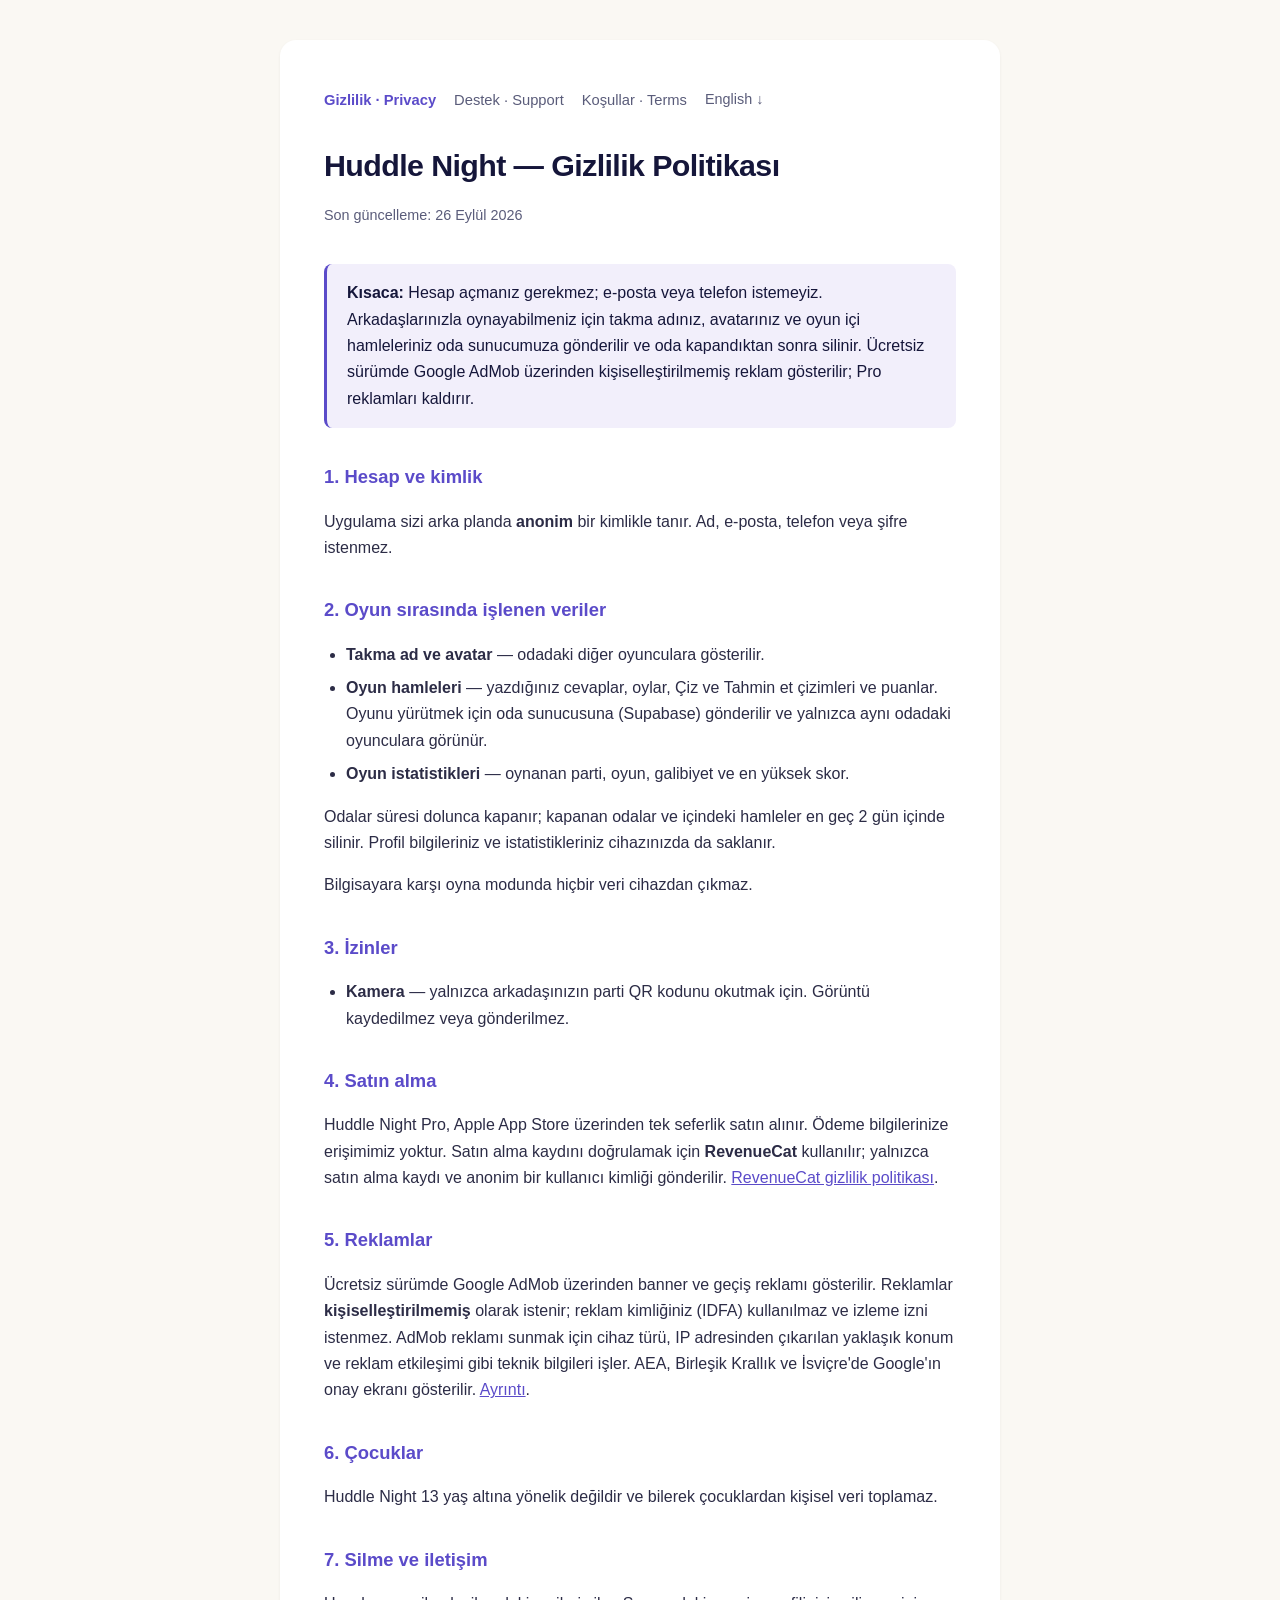
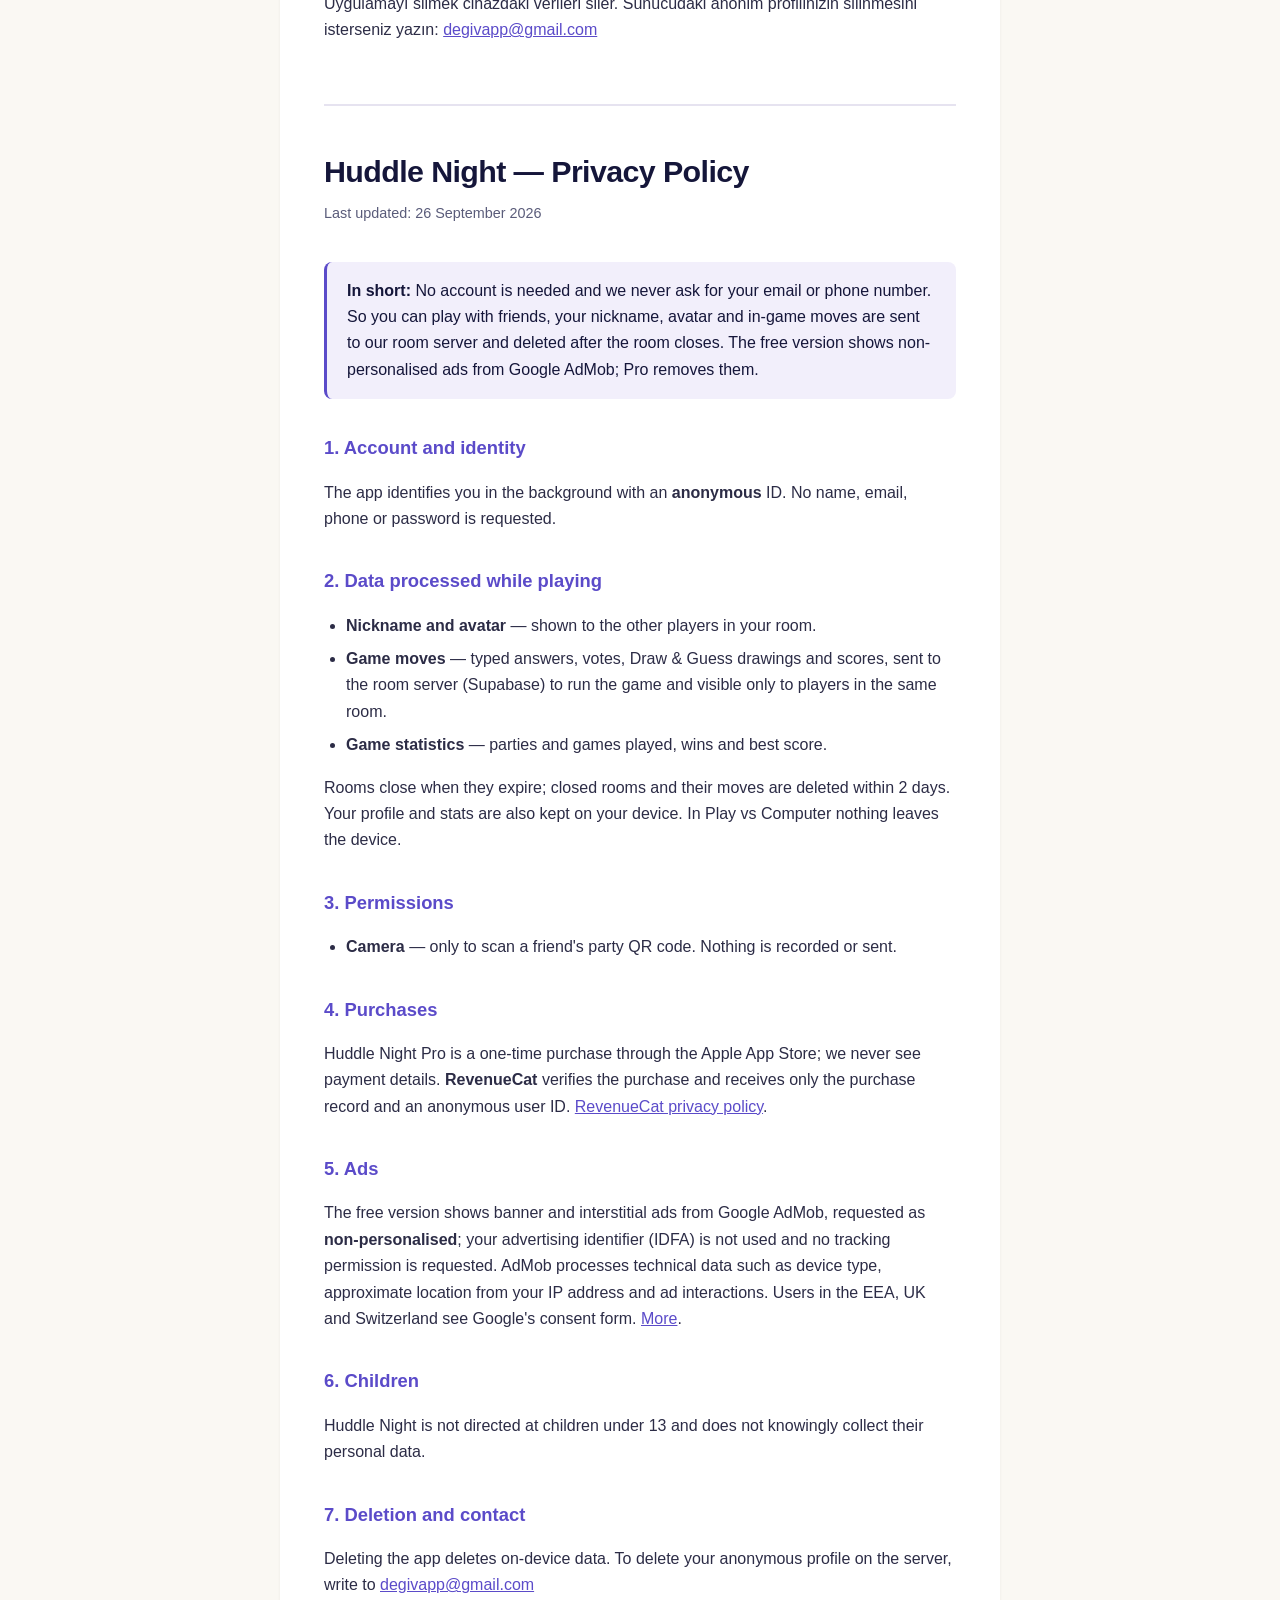
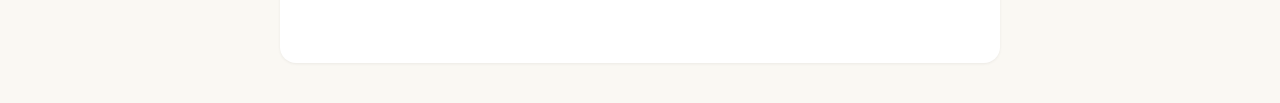
<file: index.html>
<!DOCTYPE html>
<html lang="tr">
<head>
<meta charset="UTF-8">
<meta name="viewport" content="width=device-width, initial-scale=1">
<title>Huddle Night — Gizlilik Politikası / Privacy Policy</title>
<link rel="stylesheet" href="style.css">
</head>
<body>
<div class="wrap">
  <nav>
    <a class="on" href="./">Gizlilik · Privacy</a>
    <a href="support.html">Destek · Support</a>
    <a href="terms.html">Koşullar · Terms</a>
    <a class="lang" href="#en">English ↓</a>
  </nav>
  <div class="brand"><h1>Huddle Night — Gizlilik Politikası</h1></div>
  <div class="date">Son güncelleme: 26 Eylül 2026</div>
  <div class="box"><strong>Kısaca:</strong> Hesap açmanız gerekmez; e-posta veya telefon istemeyiz. Arkadaşlarınızla
    oynayabilmeniz için takma adınız, avatarınız ve oyun içi hamleleriniz oda sunucumuza gönderilir ve oda kapandıktan
    sonra silinir. Ücretsiz sürümde Google AdMob üzerinden kişiselleştirilmemiş reklam gösterilir; Pro reklamları kaldırır.</div>

  <h2>1. Hesap ve kimlik</h2>
  <p>Uygulama sizi arka planda <strong>anonim</strong> bir kimlikle tanır. Ad, e-posta, telefon veya şifre istenmez.</p>

  <h2>2. Oyun sırasında işlenen veriler</h2>
  <ul>
    <li><strong>Takma ad ve avatar</strong> — odadaki diğer oyunculara gösterilir.</li>
    <li><strong>Oyun hamleleri</strong> — yazdığınız cevaplar, oylar, Çiz ve Tahmin et çizimleri ve puanlar. Oyunu
        yürütmek için oda sunucusuna (Supabase) gönderilir ve yalnızca aynı odadaki oyunculara görünür.</li>
    <li><strong>Oyun istatistikleri</strong> — oynanan parti, oyun, galibiyet ve en yüksek skor.</li>
  </ul>
  <p>Odalar süresi dolunca kapanır; kapanan odalar ve içindeki hamleler en geç 2 gün içinde silinir.
     Profil bilgileriniz ve istatistikleriniz cihazınızda da saklanır.</p>
  <p>Bilgisayara karşı oyna modunda hiçbir veri cihazdan çıkmaz.</p>

  <h2>3. İzinler</h2>
  <ul><li><strong>Kamera</strong> — yalnızca arkadaşınızın parti QR kodunu okutmak için. Görüntü kaydedilmez veya gönderilmez.</li></ul>

  <h2>4. Satın alma</h2>
  <p>Huddle Night Pro, Apple App Store üzerinden tek seferlik satın alınır. Ödeme bilgilerinize erişimimiz yoktur.
     Satın alma kaydını doğrulamak için <strong>RevenueCat</strong> kullanılır; yalnızca satın alma kaydı ve anonim bir
     kullanıcı kimliği gönderilir. <a href="https://www.revenuecat.com/privacy/">RevenueCat gizlilik politikası</a>.</p>

  <h2>5. Reklamlar</h2>
  <p>Ücretsiz sürümde Google AdMob üzerinden banner ve geçiş reklamı gösterilir. Reklamlar
     <strong>kişiselleştirilmemiş</strong> olarak istenir; reklam kimliğiniz (IDFA) kullanılmaz ve izleme izni istenmez.
     AdMob reklamı sunmak için cihaz türü, IP adresinden çıkarılan yaklaşık konum ve reklam etkileşimi gibi teknik
     bilgileri işler. AEA, Birleşik Krallık ve İsviçre'de Google'ın onay ekranı gösterilir.
     <a href="https://policies.google.com/technologies/partner-sites">Ayrıntı</a>.</p>

  <h2>6. Çocuklar</h2>
  <p>Huddle Night 13 yaş altına yönelik değildir ve bilerek çocuklardan kişisel veri toplamaz.</p>

  <h2>7. Silme ve iletişim</h2>
  <p>Uygulamayı silmek cihazdaki verileri siler. Sunucudaki anonim profilinizin silinmesini isterseniz yazın:
     <a href="mailto:degivapp@gmail.com">degivapp@gmail.com</a></p>

  <div class="en" id="en">
    <h1>Huddle Night — Privacy Policy</h1>
    <div class="date">Last updated: 26 September 2026</div>
    <div class="box"><strong>In short:</strong> No account is needed and we never ask for your email or phone number. So
      you can play with friends, your nickname, avatar and in-game moves are sent to our room server and deleted after
      the room closes. The free version shows non-personalised ads from Google AdMob; Pro removes them.</div>
    <h2>1. Account and identity</h2>
    <p>The app identifies you in the background with an <strong>anonymous</strong> ID. No name, email, phone or password is requested.</p>
    <h2>2. Data processed while playing</h2>
    <ul>
      <li><strong>Nickname and avatar</strong> — shown to the other players in your room.</li>
      <li><strong>Game moves</strong> — typed answers, votes, Draw &amp; Guess drawings and scores, sent to the room server (Supabase) to run the game and visible only to players in the same room.</li>
      <li><strong>Game statistics</strong> — parties and games played, wins and best score.</li>
    </ul>
    <p>Rooms close when they expire; closed rooms and their moves are deleted within 2 days. Your profile and stats are also kept on your device. In Play vs Computer nothing leaves the device.</p>
    <h2>3. Permissions</h2>
    <ul><li><strong>Camera</strong> — only to scan a friend's party QR code. Nothing is recorded or sent.</li></ul>
    <h2>4. Purchases</h2>
    <p>Huddle Night Pro is a one-time purchase through the Apple App Store; we never see payment details. <strong>RevenueCat</strong> verifies the purchase and receives only the purchase record and an anonymous user ID. <a href="https://www.revenuecat.com/privacy/">RevenueCat privacy policy</a>.</p>
    <h2>5. Ads</h2>
    <p>The free version shows banner and interstitial ads from Google AdMob, requested as <strong>non-personalised</strong>; your advertising identifier (IDFA) is not used and no tracking permission is requested. AdMob processes technical data such as device type, approximate location from your IP address and ad interactions. Users in the EEA, UK and Switzerland see Google's consent form. <a href="https://policies.google.com/technologies/partner-sites">More</a>.</p>
    <h2>6. Children</h2>
    <p>Huddle Night is not directed at children under 13 and does not knowingly collect their personal data.</p>
    <h2>7. Deletion and contact</h2>
    <p>Deleting the app deletes on-device data. To delete your anonymous profile on the server, write to <a href="mailto:degivapp@gmail.com">degivapp@gmail.com</a></p>
  </div>
</div>
</body>
</html>
</file>
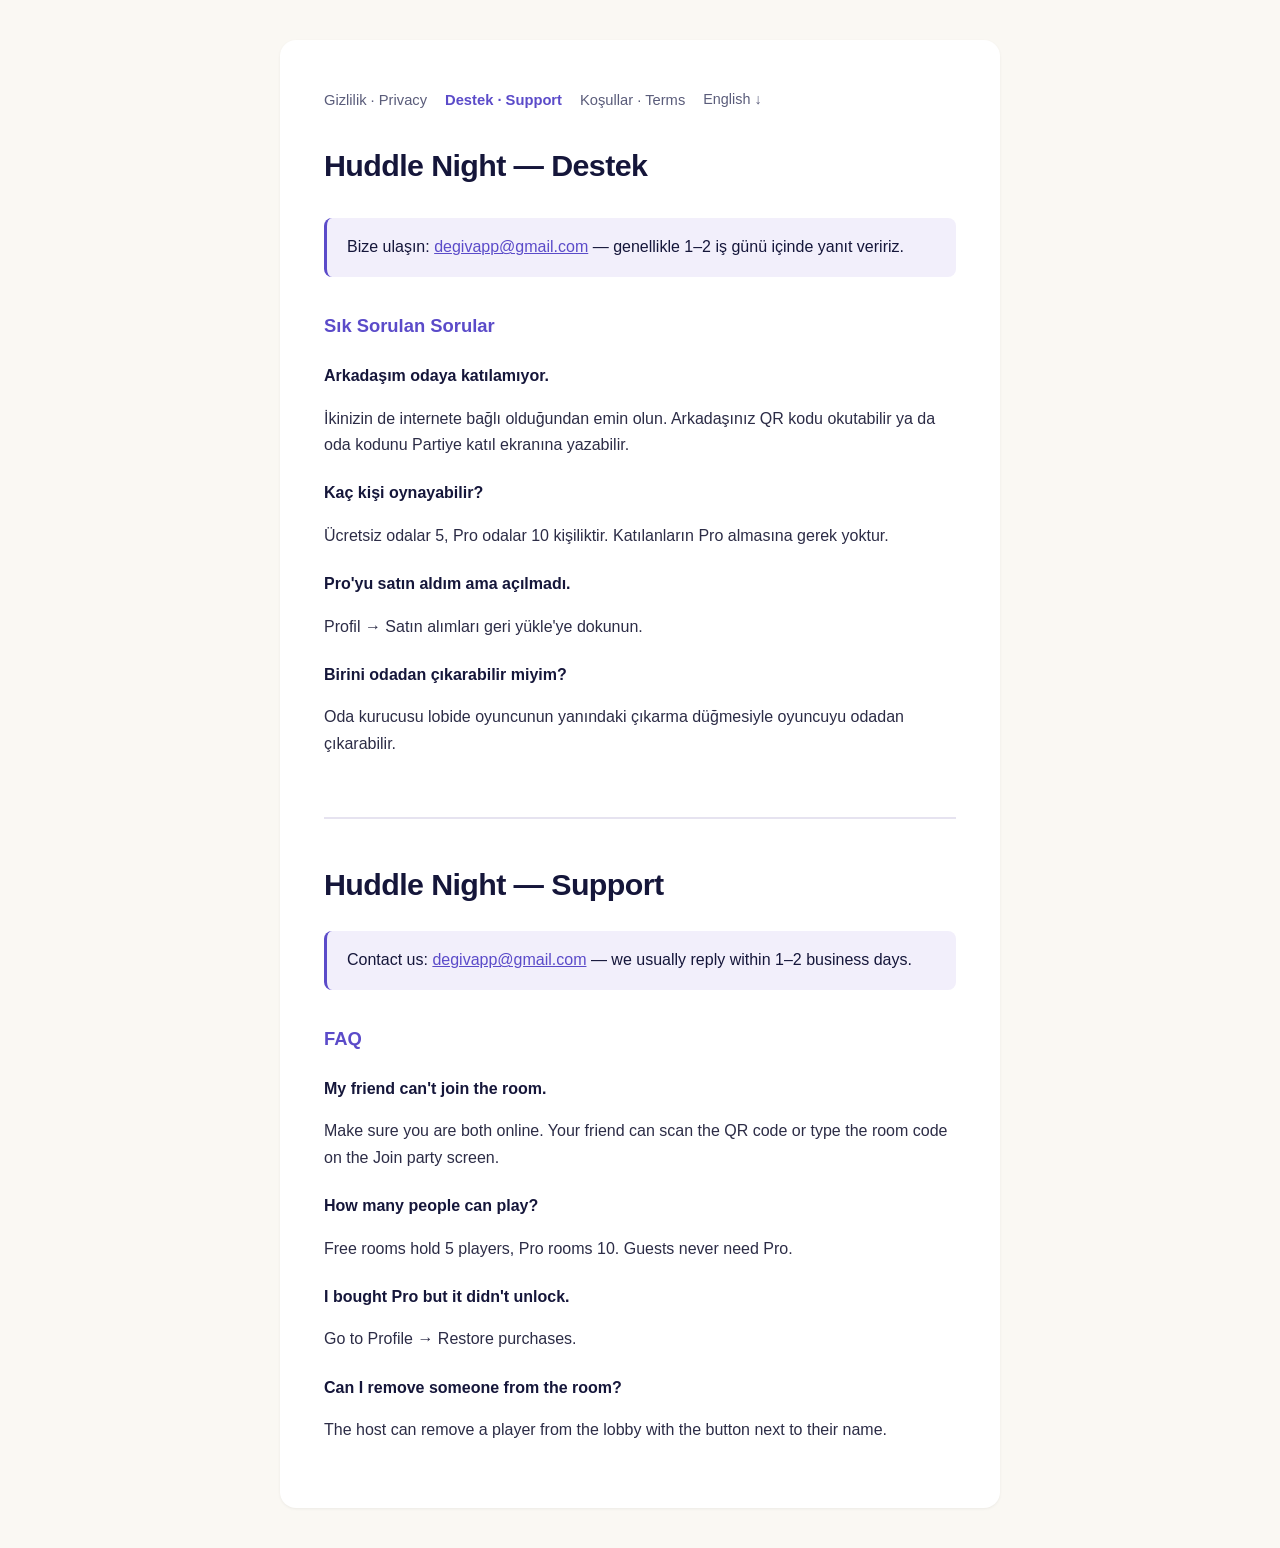
<file: support.html>
<!DOCTYPE html>
<html lang="tr">
<head>
<meta charset="UTF-8">
<meta name="viewport" content="width=device-width, initial-scale=1">
<title>Huddle Night — Destek / Support</title>
<link rel="stylesheet" href="style.css">
</head>
<body>
<div class="wrap">
  <nav>
    <a href="./">Gizlilik · Privacy</a>
    <a class="on" href="support.html">Destek · Support</a>
    <a href="terms.html">Koşullar · Terms</a>
    <a class="lang" href="#en">English ↓</a>
  </nav>
  <div class="brand"><h1>Huddle Night — Destek</h1></div>
  <div class="box">Bize ulaşın: <a href="mailto:degivapp@gmail.com">degivapp@gmail.com</a> — genellikle 1–2 iş günü içinde yanıt veririz.</div>
  <h2>Sık Sorulan Sorular</h2>
  <h3>Arkadaşım odaya katılamıyor.</h3>
  <p>İkinizin de internete bağlı olduğundan emin olun. Arkadaşınız QR kodu okutabilir ya da oda kodunu Partiye katıl ekranına yazabilir.</p>
  <h3>Kaç kişi oynayabilir?</h3>
  <p>Ücretsiz odalar 5, Pro odalar 10 kişiliktir. Katılanların Pro almasına gerek yoktur.</p>
  <h3>Pro'yu satın aldım ama açılmadı.</h3>
  <p>Profil → Satın alımları geri yükle'ye dokunun.</p>
  <h3>Birini odadan çıkarabilir miyim?</h3>
  <p>Oda kurucusu lobide oyuncunun yanındaki çıkarma düğmesiyle oyuncuyu odadan çıkarabilir.</p>
  <div class="en" id="en">
    <h1>Huddle Night — Support</h1>
    <div class="box">Contact us: <a href="mailto:degivapp@gmail.com">degivapp@gmail.com</a> — we usually reply within 1–2 business days.</div>
    <h2>FAQ</h2>
    <h3>My friend can't join the room.</h3>
    <p>Make sure you are both online. Your friend can scan the QR code or type the room code on the Join party screen.</p>
    <h3>How many people can play?</h3>
    <p>Free rooms hold 5 players, Pro rooms 10. Guests never need Pro.</p>
    <h3>I bought Pro but it didn't unlock.</h3>
    <p>Go to Profile → Restore purchases.</p>
    <h3>Can I remove someone from the room?</h3>
    <p>The host can remove a player from the lobby with the button next to their name.</p>
  </div>
</div>
</body>
</html>
</file>
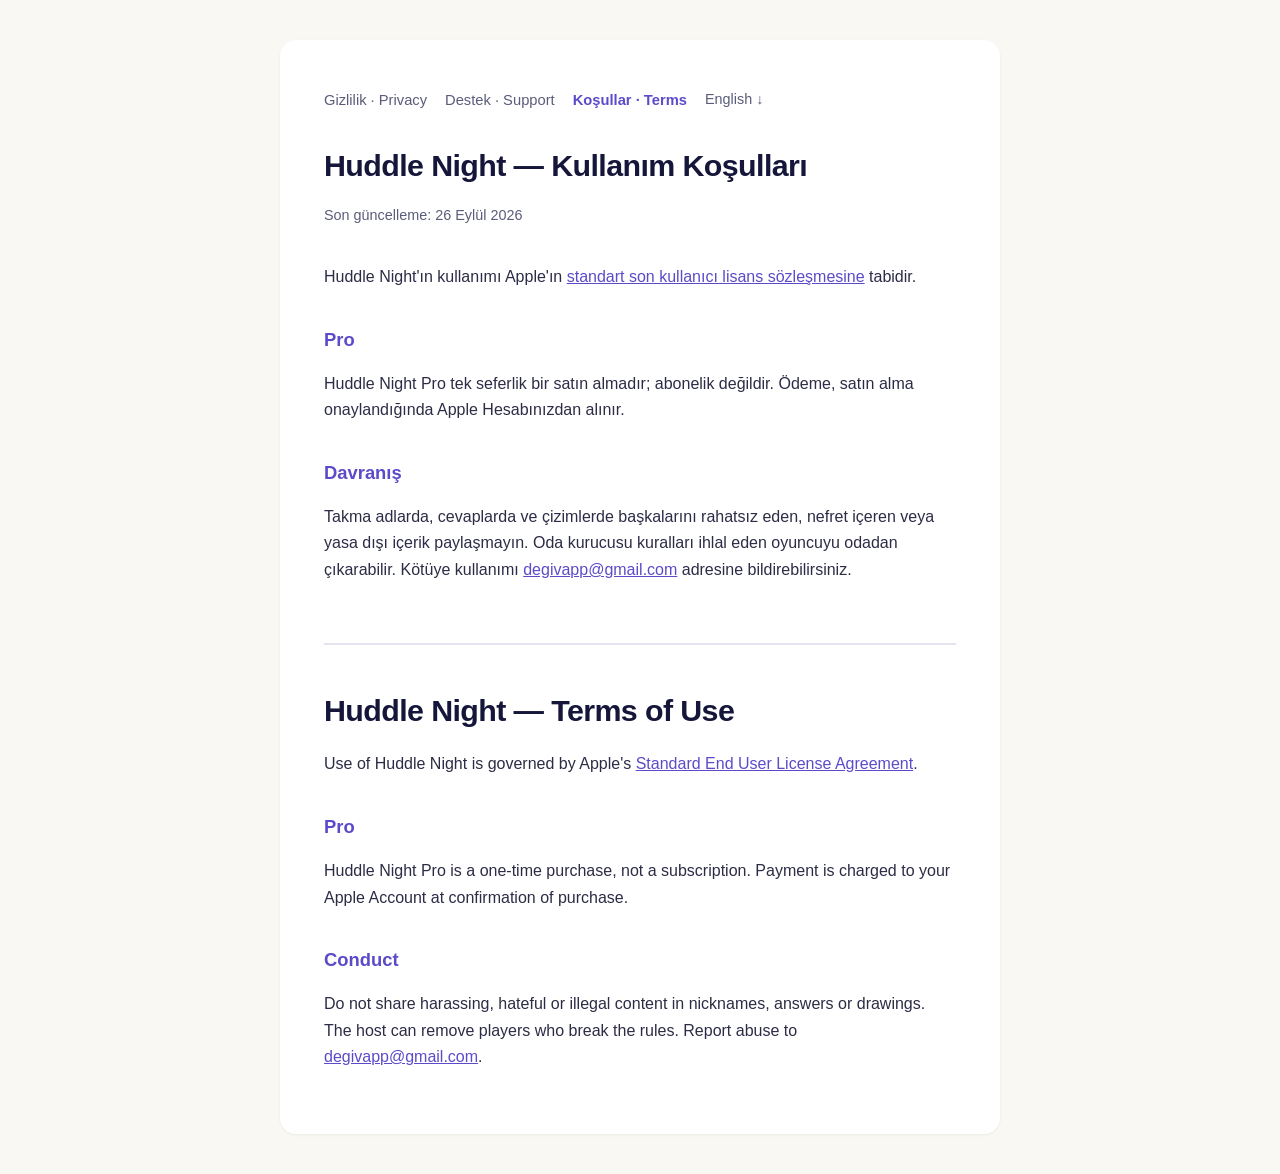
<file: terms.html>
<!DOCTYPE html>
<html lang="tr">
<head>
<meta charset="UTF-8">
<meta name="viewport" content="width=device-width, initial-scale=1">
<title>Huddle Night — Kullanım Koşulları / Terms of Use</title>
<link rel="stylesheet" href="style.css">
</head>
<body>
<div class="wrap">
  <nav>
    <a href="./">Gizlilik · Privacy</a>
    <a href="support.html">Destek · Support</a>
    <a class="on" href="terms.html">Koşullar · Terms</a>
    <a class="lang" href="#en">English ↓</a>
  </nav>
  <div class="brand"><h1>Huddle Night — Kullanım Koşulları</h1></div>
  <div class="date">Son güncelleme: 26 Eylül 2026</div>
  <p>Huddle Night'ın kullanımı Apple'ın <a href="https://www.apple.com/legal/internet-services/itunes/dev/stdeula/">standart son kullanıcı lisans sözleşmesine</a> tabidir.</p>
  <h2>Pro</h2>
  <p>Huddle Night Pro tek seferlik bir satın almadır; abonelik değildir. Ödeme, satın alma onaylandığında Apple Hesabınızdan alınır.</p>
  <h2>Davranış</h2>
  <p>Takma adlarda, cevaplarda ve çizimlerde başkalarını rahatsız eden, nefret içeren veya yasa dışı içerik paylaşmayın. Oda kurucusu kuralları ihlal eden oyuncuyu odadan çıkarabilir. Kötüye kullanımı <a href="mailto:degivapp@gmail.com">degivapp@gmail.com</a> adresine bildirebilirsiniz.</p>
  <div class="en" id="en">
    <h1>Huddle Night — Terms of Use</h1>
    <p>Use of Huddle Night is governed by Apple's <a href="https://www.apple.com/legal/internet-services/itunes/dev/stdeula/">Standard End User License Agreement</a>.</p>
    <h2>Pro</h2>
    <p>Huddle Night Pro is a one-time purchase, not a subscription. Payment is charged to your Apple Account at confirmation of purchase.</p>
    <h2>Conduct</h2>
    <p>Do not share harassing, hateful or illegal content in nicknames, answers or drawings. The host can remove players who break the rules. Report abuse to <a href="mailto:degivapp@gmail.com">degivapp@gmail.com</a>.</p>
  </div>
</div>
</body>
</html>
</file>
<file: style.css>
:root { --ink:#15163a; --muted:#5a5c7a; --accent:#5b4bc9; --gold:#e3931f; --line:#e6e3f0; --soft:#f2effb; }
* { box-sizing: border-box; }
body {
  margin: 0; padding: 40px 20px;
  font-family: -apple-system, BlinkMacSystemFont, "Segoe UI", Roboto, sans-serif;
  line-height: 1.65; color: var(--ink); background: #faf8f3;
}
.wrap { max-width: 720px; margin: 0 auto; background: #fff; padding: 48px 44px;
        border-radius: 16px; box-shadow: 0 1px 3px rgba(0,0,0,.06); }
nav { display: flex; gap: 18px; flex-wrap: wrap; font-size: .92rem; margin-bottom: 28px; }
nav a { text-decoration: none; color: var(--muted); }
nav a.on { color: var(--accent); font-weight: 600; }
.brand { display: flex; align-items: center; gap: 12px; margin-bottom: 8px; }
.brand svg { flex: none; }
h1 { font-size: 1.9rem; margin: 0 0 6px; letter-spacing: -.02em; }
.date { color: var(--muted); font-size: .9rem; margin-bottom: 36px; }
h2 { font-size: 1.15rem; margin: 34px 0 10px; color: var(--accent); }
h3 { font-size: 1rem; margin: 22px 0 6px; }
p, li { color: #2c2c46; }
ul { padding-left: 22px; }
li { margin-bottom: 7px; }
.box { background: var(--soft); border-left: 3px solid var(--accent); padding: 16px 20px;
       border-radius: 8px; margin: 22px 0; }
a { color: var(--accent); }
.lang { font-size: .9rem; color: var(--muted); }
footer { margin-top: 40px; padding-top: 22px; border-top: 1px solid var(--line);
         color: var(--muted); font-size: .88rem; }
.en { margin-top: 60px; padding-top: 40px; border-top: 2px solid var(--line); }
@media (max-width: 560px) { .wrap { padding: 32px 22px; } h1 { font-size: 1.6rem; } }
</file>
